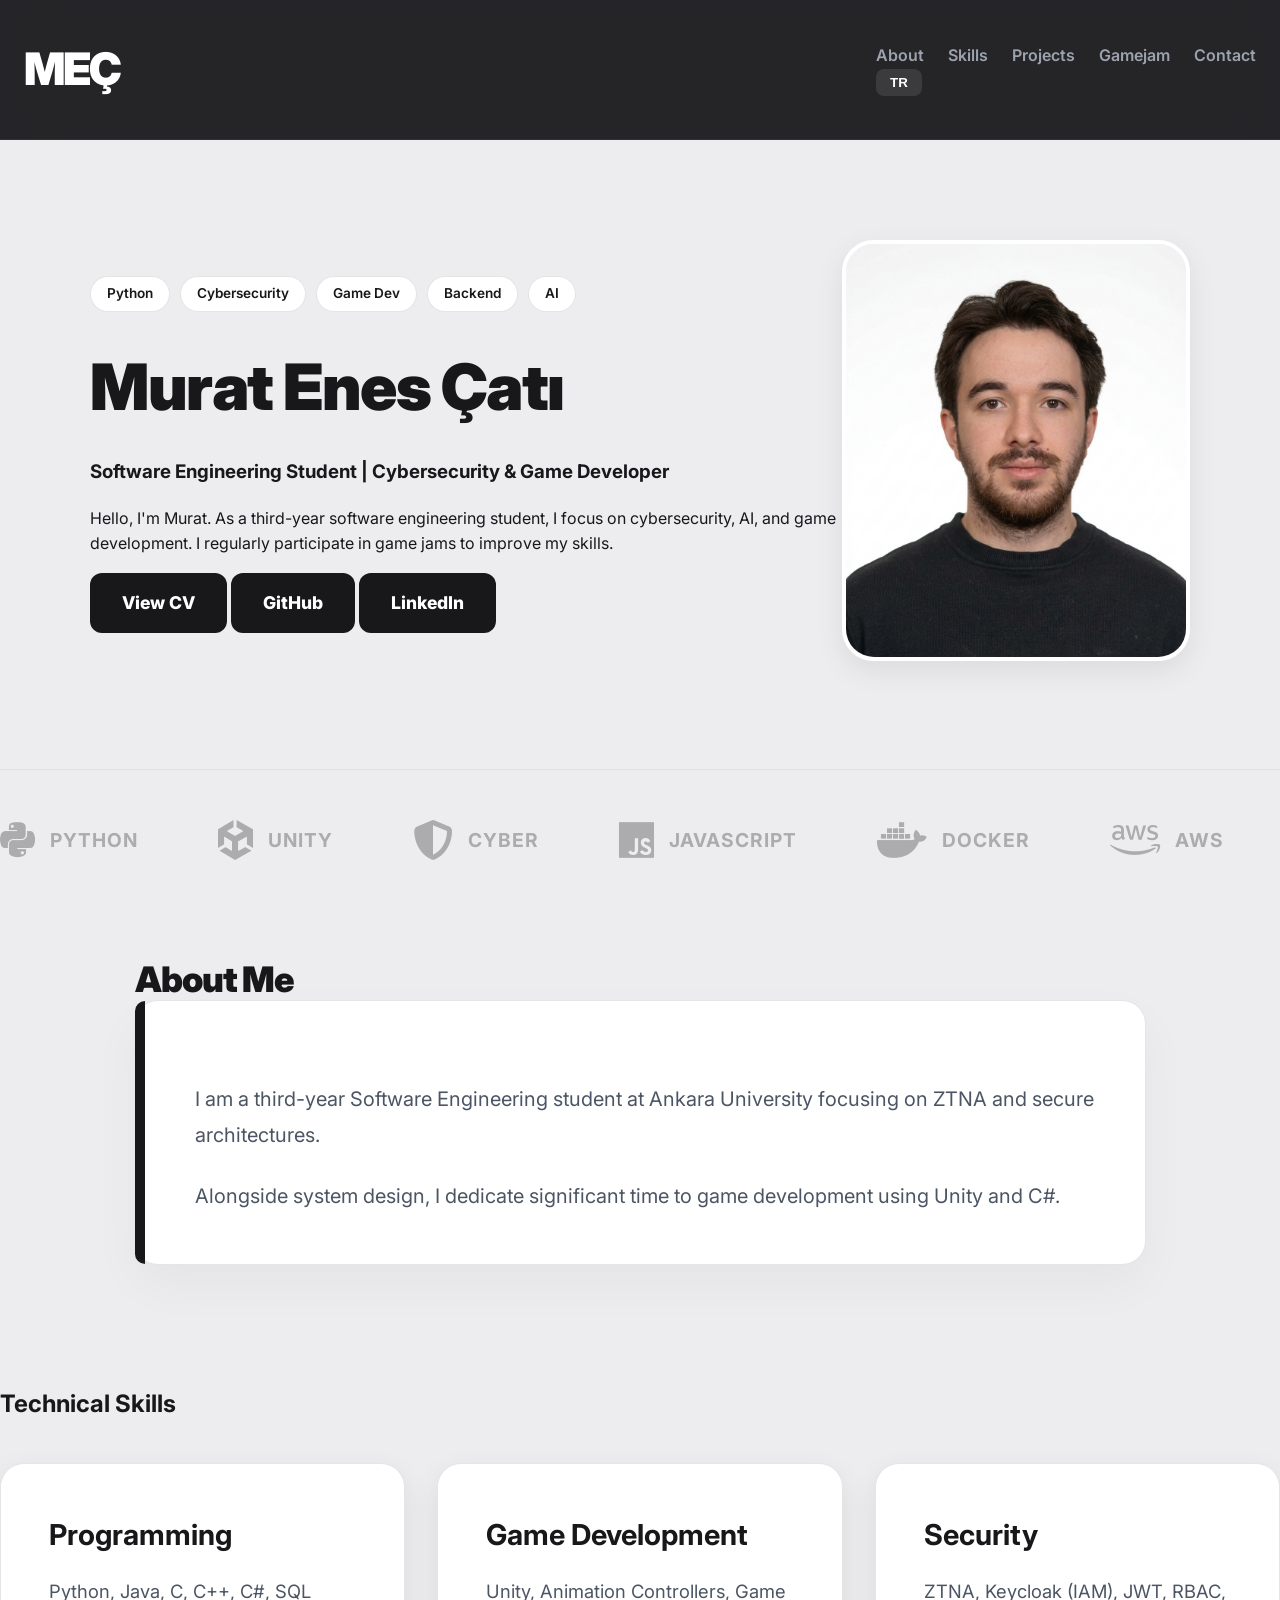
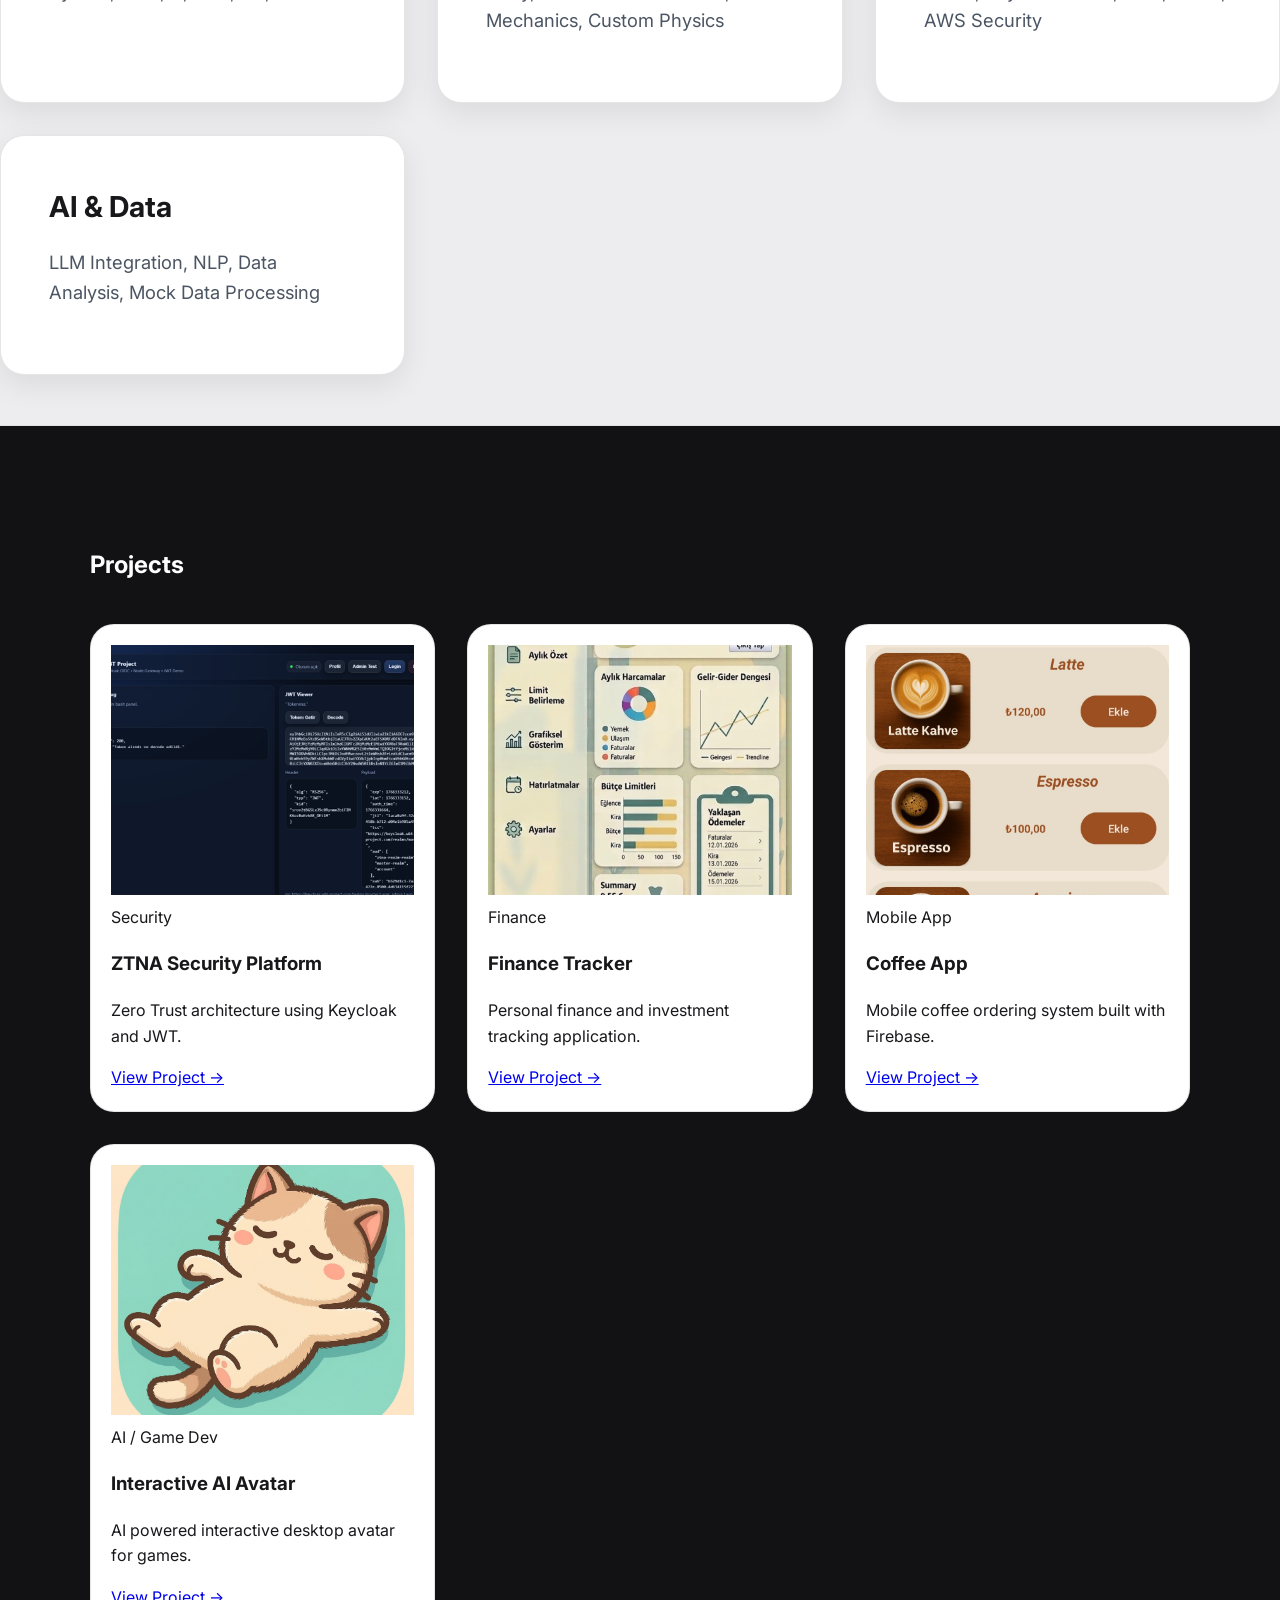
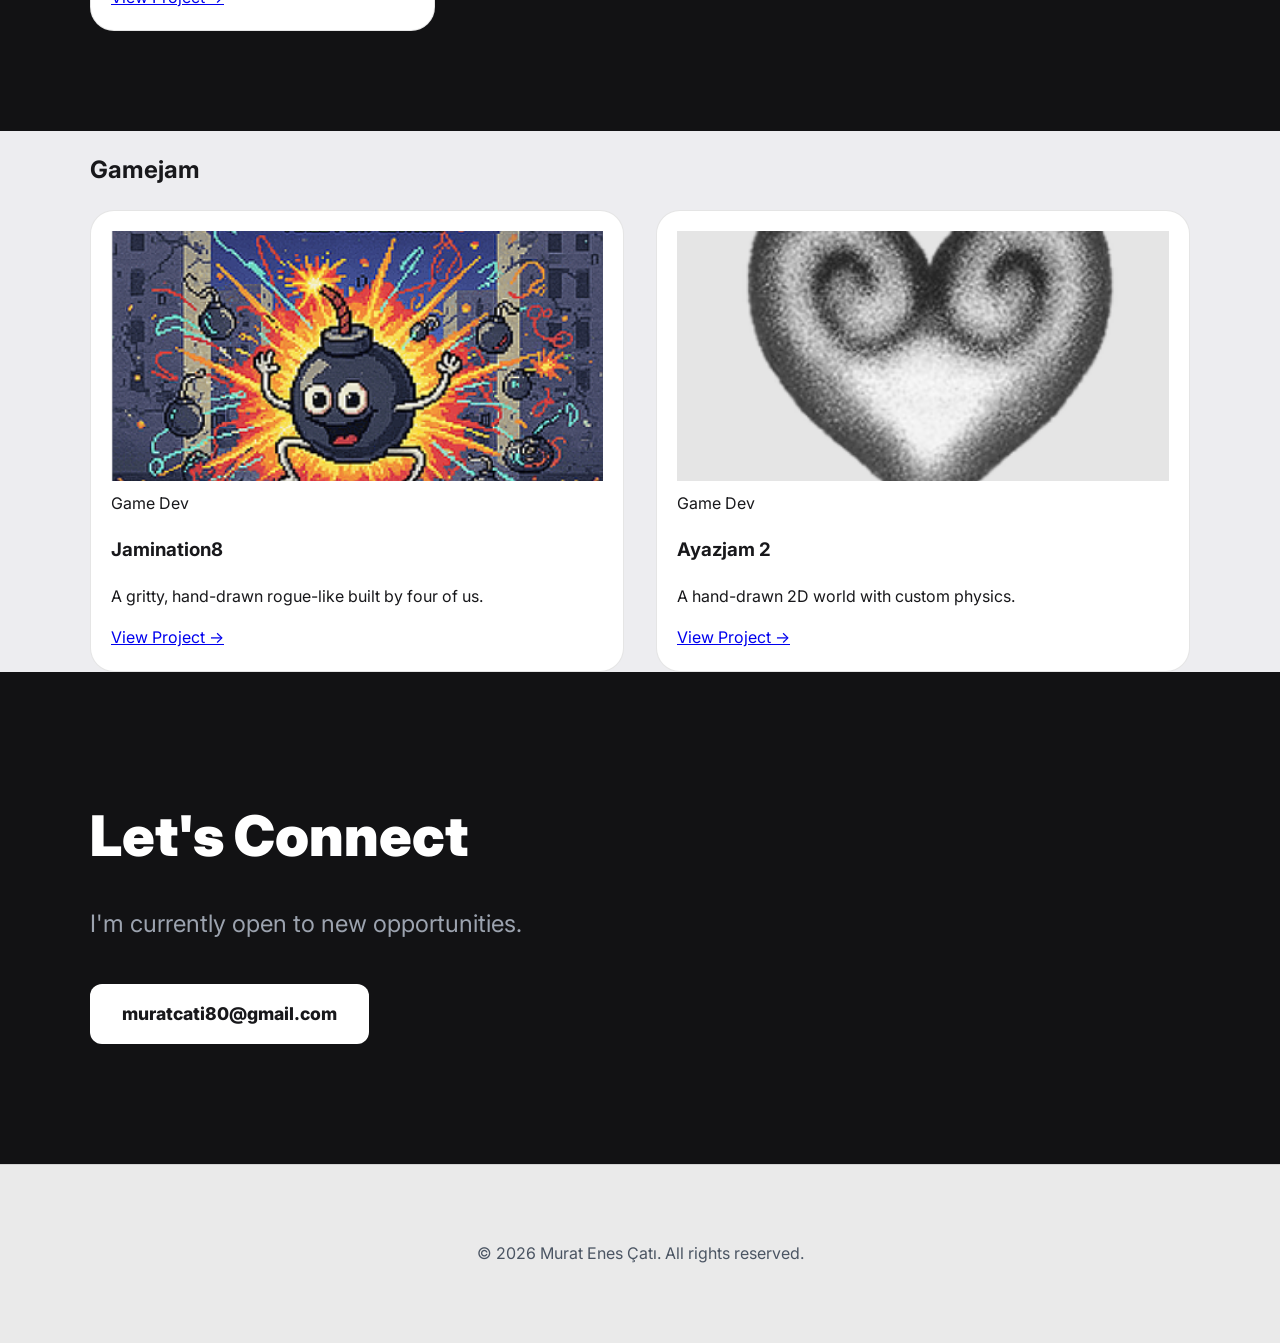
<file: index.html>
<!DOCTYPE html>
<html lang="en">
<head>
<meta charset="UTF-8">
<meta name="viewport" content="width=device-width, initial-scale=1.0">
<title>Murat Enes Çatı | Portfolio</title>
<link rel="stylesheet" href="style.css">
<link rel="stylesheet" href="https://cdnjs.cloudflare.com/ajax/libs/font-awesome/6.4.2/css/all.min.css">
<link href="https://fonts.googleapis.com/css2?family=Inter:wght@400;500;600;800;900&display=swap" rel="stylesheet">
</head>

<body>

<header class="navbar">
  <div class="nav-container">
    <h2><a href="index.html" class="logo-link">MEÇ</a></h2>
    <div class="nav-right">
      <nav>
        <a href="#about" class="lang-text" data-tr="Hakkımda" data-en="About">About</a>
        <a href="#skills" class="lang-text" data-tr="Yetenekler" data-en="Skills">Skills</a>
        <a href="#projects" class="lang-text" data-tr="Projeler" data-en="Projects">Projects</a>
        <a href="#gamejam">Gamejam</a>
        <a href="#contact" class="lang-text" data-tr="İletişim" data-en="Contact">Contact</a>
      </nav>
      <button id="langToggle" class="btn-lang">TR</button>
    </div>
  </div>
</header>

<main>
  
  <div class="container">
    <section class="hero">
      <div class="hero-text">
        <div class="hero-badges">
          <span class="hero-badge">Python</span>
          <span class="hero-badge">Cybersecurity</span>
          <span class="hero-badge">Game Dev</span>
          <span class="hero-badge">Backend</span>
          <span class="hero-badge">AI</span>
        </div>
        
        <h1>Murat Enes Çatı</h1>
        <h3 class="lang-text" data-tr="Yazılım Mühendisliği Öğrencisi | Siber Güvenlik & Oyun Geliştirici" data-en="Software Engineering Student | Cybersecurity & Game Developer">
          Software Engineering Student | Cybersecurity & Game Developer
        </h3>
        
        <p class="lang-text" 
           data-tr="Merhaba, ben Murat. 3. sınıf yazılım mühendisliği öğrencisi olarak güvenli sistem mimarileri, yapay zeka ve oyun geliştirme üzerine odaklanıyorum. Düzenli olarak Gamejam yarışmalarına katılarak stres altında hızlı prototipleme becerilerimi geliştiriyorum." 
           data-en="Hello, I'm Murat. As a third-year software engineering student, I focus on cybersecurity, AI, and game development. I regularly participate in game jams to improve my skills.">
          Hello, I'm Murat. As a third-year software engineering student, I focus on cybersecurity, AI, and game development.
        </p>

        <div class="hero-buttons">
          <a href="CV.pdf" target="_blank" class="btn btn-primary lang-text" data-tr="CV Görüntüle" data-en="View CV">View CV</a>
          <a href="https://github.com/muratenescati" target="_blank" class="btn btn-primary lang-text">GitHub</a>
          <a href="https://linkedin.com/in/murat-enes-çati-3a82211b2" target="_blank" class="btn btn-primary lang-text">LinkedIn</a>
        </div>
      </div>

      <div class="hero-image-wrapper">
        <img src="profile.png" class="profile-photo" alt="Murat Enes Çatı">
      </div>
</div>
    </section>

    <div class="marquee">
  <div class="marquee-content">
    <div class="logo-item"><i class="fab fa-python"></i><span>Python</span></div>
    <div class="logo-item"><i class="fab fa-unity"></i><span>Unity</span></div>
    <div class="logo-item"><i class="fas fa-shield-alt"></i><span>Cyber</span></div>
    <div class="logo-item"><i class="fab fa-js"></i><span>JavaScript</span></div>
    <div class="logo-item"><i class="fab fa-docker"></i><span>Docker</span></div>
    <div class="logo-item"><i class="fab fa-aws"></i><span>AWS</span></div>
    <div class="logo-item"><i class="fab fa-github"></i><span>GitHub</span></div>
    <div class="logo-item"><i class="fas fa-database"></i><span>SQL</span></div>
    <div class="logo-item"><i class="fab fa-python"></i><span>Python</span></div>
    <div class="logo-item"><i class="fab fa-unity"></i><span>Unity</span></div>
    <div class="logo-item"><i class="fas fa-shield-alt"></i><span>Cyber</span></div>
    <div class="logo-item"><i class="fab fa-js"></i><span>JavaScript</span></div>
    <div class="logo-item"><i class="fab fa-docker"></i><span>Docker</span></div>
    <div class="logo-item"><i class="fab fa-aws"></i><span>AWS</span></div>
    <div class="logo-item"><i class="fab fa-github"></i><span>GitHub</span></div>
    <div class="logo-item"><i class="fas fa-database"></i><span>SQL</span></div>
  </div>

    <section id="about" class="about-section container">
  <div class="about-card">
    <h2 class="lang-text about-title" data-tr="Hakkımda" data-en="About Me">About Me</h2>
    
    <div class="about-clean-content">
      <p class="lang-text" 
         data-tr="Ankara Üniversitesinde aktif olarak okuyan 3. sınıf yazılım mühendisliği öğrencisiyim. ZTNA, kimlik doğrulama sistemleri ve API tabanlı mimariler geliştiriyorum." 
         data-en="I am a third-year Software Engineering student at Ankara University focusing on ZTNA and secure architectures.">
        I am a third-year Software Engineering student at Ankara University focusing on ZTNA and secure architectures.
      </p>
      <p class="lang-text" 
         data-tr="Sistem tasarımının yanı sıra hobim olan oyun yapımına da büyük vakit ayırıyorum. Unity ve C# kullanarak interaktif hikaye tabanlı yapay zeka destekli karakterler geliştiriyorum." 
         data-en="Alongside system design, I dedicate significant time to game development using Unity and C#.">
        Alongside system design, I dedicate significant time to game development using Unity and C#.
      </p>
    </div>
  </div>
</section>

    <section id="skills" class="skills-section">
      <div class="section-header">
        <h2 class="lang-text" data-tr="Teknik Yetenekler" data-en="Technical Skills">Technical Skills</h2>
      </div>
      <div class="skills-grid-large">
        <div class="skill-card-big">
          <h3 class="lang-text" data-tr="Programlama" data-en="Programming">Programming</h3>
          <p>Python, Java, C, C++, C#, SQL</p> 
        </div>
        <div class="skill-card-big dance-border">
          <h3 class="lang-text" data-tr="Oyun Geliştirme" data-en="Game Development">Game Development</h3>
          <p>Unity, Animation Controllers, Game Mechanics, Custom Physics</p> 
        </div>
        <div class="skill-card-big">
          <h3 class="lang-text" data-tr="Güvenlik" data-en="Security">Security</h3>
          <p>ZTNA, Keycloak (IAM), JWT, RBAC, AWS Security</p>
        </div>
        <div class="skill-card-big">
          <h3 class="lang-text" data-tr="Yapay Zeka & Veri" data-en="AI & Data">AI & Data</h3>
          <p>LLM Integration, NLP, Data Analysis, Mock Data Processing</p> 
        </div>
      </div>
    </section>
  </div>

  <section id="projects" class="projects-full-dark">
    <div class="container">
      <div class="section-header">
        <h2 class="lang-text" data-tr="Projeler" data-en="Projects">Projects</h2>
      </div>
      <div class="projects">
        <div class="project-card card-ztna">
          <img src="ztna.jpg" class="card-img" alt="ZTNA">
          <div class="project-content">
            <span class="project-tag">Security</span>
            <h3>ZTNA Security Platform</h3>
            <p class="lang-text" data-tr="Keycloak ve JWT kullanılarak geliştirilmiş Sıfır Güven mimarisi." data-en="Zero Trust architecture using Keycloak and JWT.">Zero Trust architecture using Keycloak and JWT. [cite: 34, 37]</p>
            <a href="project.html?project=ztna" class="project-link lang-text" data-tr="Projeyi İncele →" data-en="View Project →">View Project →</a>
          </div>
        </div>
        <div class="project-card card-finance">
          <img src="finance.png" class="card-img" alt="ZTNA">
          <div class="project-content">
            <span class="project-tag">Finance</span>
            <h3>Finance Tracker</h3>
            <p class="lang-text" data-tr="Kişisel finans ve yatırım takip uygulaması." data-en="Personal finance and investment tracking application.">Personal finance and investment tracking application. [cite: 25, 30]</p>
            <a href="project.html?project=finance" class="project-link lang-text" data-tr="Projeyi İncele →" data-en="View Project →">View Project →</a>
          </div>
        </div>
        <div class="project-card card-coffee">
          <img src="coffee.jpg" class="card-img" alt="ZTNA">
          <div class="project-content">
            <span class="project-tag">Mobile App</span>
            <h3>Coffee App</h3>
            <p class="lang-text" data-tr="Firebase backend tabanlı mobil kahve sipariş sistemi." data-en="Mobile coffee ordering system built with Firebase.">Mobile coffee ordering system built with Firebase. [cite: 39, 45]</p>
            <a href="project.html?project=coffee" class="project-link lang-text" data-tr="Projeyi İncele →" data-en="View Project →">View Project →</a>
          </div>
        </div>
        <div class="project-card card-avatar">
          <img src="avatar.png" class="card-img" alt="ZTNA">
          <div class="project-content">
            <span class="project-tag">AI / Game Dev</span>
            <h3>Interactive AI Avatar</h3>
            <p class="lang-text" data-tr="Oyunlar için yapay zeka destekli interaktif masaüstü avatarı." data-en="AI powered interactive desktop avatar for games.">AI powered interactive desktop avatar for games. [cite: 12, 16]</p>
            <a href="project.html?project=avatar" class="project-link lang-text" data-tr="Projeyi İncele →" data-en="View Project →">View Project →</a>
          </div>
        </div>
      </div>
    </div>
  </section>

  <div class="container">
    <section id="gamejam" class="projects-section">
      <div class="section-header">
        <h2>Gamejam</h2>
      </div>
      <div class="projects">
        <div class="project-card card-gamejam">
          <img src="jamination8.png" class="card-img" alt="ZTNA">
          <div class="project-content">
            <span class="project-tag">Game Dev</span>
            <h3>Jamination8</h3>
            <p class="lang-text" data-tr="4 kişi tarafından geliştirilen el çizimi rogue-like oyunu." data-en="A gritty, hand-drawn rogue-like built by four of us.">A gritty, hand-drawn rogue-like built by four of us.</p>
            <a href="project.html?project=jamination8" class="project-link lang-text" data-tr="Projeyi İncele →" data-en="View Project →">View Project →</a>
          </div>
        </div>
        <div class="project-card card-gamejam">
          <img src="ayazjam.png" class="card-img" alt="ZTNA">
          <div class="project-content">
            <span class="project-tag">Game Dev</span>
            <h3>Ayazjam 2</h3>
            <p class="lang-text" data-tr="5 kişilik ekip ile sıfırdan geliştirilen 2D bir dünya." data-en="A hand-drawn 2D world with custom physics.">A hand-drawn 2D world with custom physics.</p>
            <a href="project.html?project=ayazjam2" class="project-link lang-text" data-tr="Projeyi İncele →" data-en="View Project →">View Project →</a>
          </div>
        </div>
      </div>
    </section>
  </div>

  <section id="contact" class="contact-full-dark">
    <div class="container">
      <div class="contact-merged-content">
        <h2 class="lang-text" data-tr="İletişime Geçelim" data-en="Let's Connect">Let's Connect</h2>
        <p class="lang-text" data-tr="Yeni fırsatlara ve ortaklıklara açığım." data-en="I'm currently open to new opportunities.">I'm currently open to new opportunities. </p>
        <a href="mailto:muratcati80@gmail.com" class="btn btn-primary-white">muratcati80@gmail.com</a> 
      </div>
    </div>
  </section>

</main>

<footer>
  <p>© 2026 Murat Enes Çatı. All rights reserved.</p>
</footer>

<script>
  let currentLang = localStorage.getItem('siteLang') || 'en';
  const langToggleBtn = document.getElementById('langToggle');
  const langElements = document.querySelectorAll('.lang-text');

  function updateTexts() {
    langToggleBtn.textContent = currentLang === 'en' ? 'TR' : 'EN';
    langElements.forEach(el => {
      const translation = el.getAttribute(`data-${currentLang}`);
      if(translation) el.textContent = translation;
    });
  }

  langToggleBtn.addEventListener('click', () => {
    currentLang = currentLang === 'en' ? 'tr' : 'en';
    localStorage.setItem('siteLang', currentLang);
    updateTexts();
  });

  updateTexts();
</script>

</body>
</html>
</file>
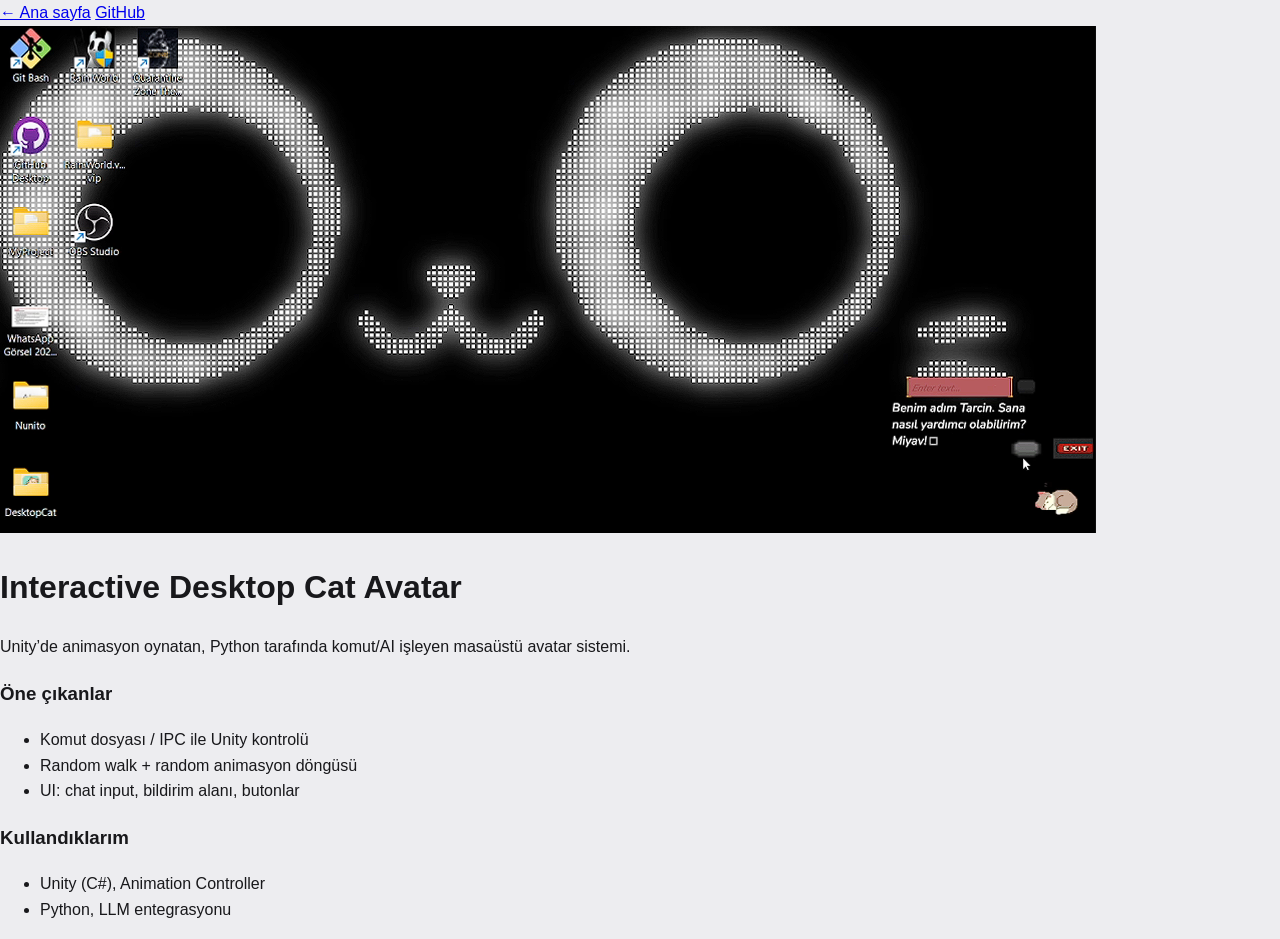
<file: projects/cat-avatar.html>
<!doctype html>
<html lang="tr">
<head>
  <meta charset="utf-8" />
  <meta name="viewport" content="width=device-width, initial-scale=1" />
  <title>Desktop Cat Avatar | Murat Enes Çatı</title>
  <link rel="stylesheet" href="../styles.css" />
</head>
<body>
  <div class="page">
    <div class="topnav">
      <a class="back" href="../index.html">← Ana sayfa</a>
      <a class="back" href="https://github.com/USERNAME/REPO2" target="_blank" rel="noreferrer">GitHub</a>
    </div>

    <div class="heroimg">
      <img src="../assets/p2.jpg" alt="Desktop Cat Avatar" />
    </div>

    <div class="content">
      <h1>Interactive Desktop Cat Avatar</h1>
      <p>Unity’de animasyon oynatan, Python tarafında komut/AI işleyen masaüstü avatar sistemi.</p>

      <div class="hr"></div>

      <h3>Öne çıkanlar</h3>
      <ul class="list">
        <li>Komut dosyası / IPC ile Unity kontrolü</li>
        <li>Random walk + random animasyon döngüsü</li>
        <li>UI: chat input, bildirim alanı, butonlar</li>
      </ul>

      <div class="hr"></div>

      <h3>Kullandıklarım</h3>
      <ul class="list">
        <li>Unity (C#), Animation Controller</li>
        <li>Python, LLM entegrasyonu</li>
      </ul>
    </div>
  </div>
</body>
</html>
</file>
<file: style.css>
:root {
  --bg-color: #EAEAEA; 
  --surface-color: rgba(255, 255, 255, 0.9);
  --bg-dark: #1A1A1D; /* Siyah bölümler için */
  --text-main: #18181B;
  --text-muted: #4B5563;
  --text-light: #F3F4F6;
  --primary: #18181B;
  --radius-lg: 24px;
  --shadow-md: 0 10px 30px rgba(0, 0, 0, 0.08);
  --border: 1px solid rgba(0, 0, 0, 0.1);
}

body {
  font-family: 'Inter', sans-serif;
  margin: 0;
  background-color: #ededf0 !important; /* Çok hafif, kirli beyaz/gri arası bir ton */
  color: #18181b;
  line-height: 1.6;
}

/* Siyah bölümlerin (Projeler, Contact) rengini de biraz yumuşatalım */
.projects-full-dark, .contact-full-dark {
  background-color: #121214 !important; /* Tam siyah değil, çok koyu füme */
}

.container { max-width: 1100px; margin: 0 auto; padding: 0 24px; }

/* NAVBAR */
.navbar {
  position: sticky; top: 0; z-index: 1000;
  background: rgba(15, 15, 18, 0.9);
  backdrop-filter: blur(20px); -webkit-backdrop-filter: blur(20px);
  border-bottom: 1px solid rgba(255,255,255,0.05);
}
.nav-container { display: flex; justify-content: space-between; align-items: center; padding: 14px 24px; }
.logo-link {
  font-size: 2.8rem !important; font-weight: 900 !important; color: white !important; 
  text-decoration: none; letter-spacing: -2px;
}
.navbar nav a { color: #9CA3AF; text-decoration: none; font-weight: 600; margin-left: 20px; transition: 0.3s; }
.navbar nav a:hover { color: white; }
.btn-lang { background: rgba(255,255,255,0.1); color: white; border: none; padding: 6px 14px; border-radius: 8px; cursor: pointer; font-weight: 700; margin-left: 20px; }

/* HERO */
.hero { display: flex; align-items: center; justify-content: space-between; padding: 100px 0; }
.hero-badges { display: flex; flex-wrap: wrap; gap: 10px; margin-bottom: 24px; }
.hero-badge { 
  background: white; padding: 6px 16px; border-radius: 99px; font-weight: 600; 
  border: var(--border); font-size: 0.85rem;
}

.hero h1 { font-size: 4rem; font-weight: 900; margin: 0; letter-spacing: -1.5px; }
.profile-photo { width: 340px; border-radius: 32px; box-shadow: var(--shadow-md); border: 4px solid white; }

/* ABOUT - TEMİZ GÖRÜNÜM */
.about-section { padding: 80px 0; }
.about-clean-content p { font-size: 1.25rem; color: var(--text-muted); line-height: 1.8; margin-bottom: 24px; max-width: 900px; }

/* SKILLS - BÜYÜTÜLMÜŞ */
.skills-grid-large { 
  display: grid; 
  grid-template-columns: repeat(auto-fit, minmax(400px, 1fr)); 
  gap: 32px; 
  margin-top: 40px; 
}
.skill-card-big {
  background: white;
  padding: 48px;
  border-radius: var(--radius-lg);
  border: var(--border);
  box-shadow: var(--shadow-md);
  transition: transform 0.3s;
}
.skill-card-big:hover { transform: translateY(-10px); }
.skill-card-big h3 { font-size: 1.8rem; margin: 0 0 16px 0; color: var(--primary); }
.skill-card-big p { font-size: 1.15rem; color: var(--text-muted); }

/* PROJECT FULL DARK SECTION */
.projects-full-dark {
  background: var(--bg-dark);
  color: white;
  padding: 100px 0;
}
.projects-full-dark h2 { color: white; margin-bottom: 40px; }

.projects { 
  display: grid;
   grid-template-columns: repeat(auto-fit, minmax(320px, 1fr));
    gap: 32px;
   }
.project-card { 
  background: white; 
  padding: 40px;
  border-radius: var(--radius-lg); 
  
  /* DEĞİŞİKLİK 1: Yönü dikey yapıyoruz */
  display: flex;
  flex-direction: column; 
  
  /* Yazıları alta itmek için align-items: flex-end yerine 
     içerideki boşlukları kullanmak daha sağlıklıdır */
  justify-content: space-between; 

  min-height: 400px; /* Resim geleceği için biraz artırabilirsin */
  border: var(--border); 
  transition: 0.4s; 
  color: var(--text-main);
  text-decoration: none; 
  overflow: hidden; /* Resim köşelerden taşmasın diye */
}

/* YENİ KURAL: Resmin devleşmesini engelleyen kısım */
.project-card img {
  width: 100%;       /* Kartın genişliği kadar ol */
  height: 250px;     /* Sabit bir yükseklik ver (opsiyonel) */
  object-fit: cover; /* Resmi yamultmadan kutuya sığdır (Altın kural!) */
  border-radius: var(--radius-md); /* Resmin köşelerini de yumuşatalım */
  margin-bottom: 10px; /* Yazıyla arasına mesafe koy */
}
.project-card:hover { transform: translateY(-12px); box-shadow: 0 25px 50px rgba(0,0,0,0.3); }

/* CONTACT FULL DARK SECTION - ARKA PLAN YAYILDI */
.contact-full-dark {
  background: var(--bg-dark);
  color: white;
  padding: 120px 0;
  text-align: left;
}
.contact-merged-content h2 { font-size: 3.5rem; margin: 0 0 20px 0; font-weight: 900; }
.contact-merged-content p { font-size: 1.5rem; color: #9CA3AF; margin-bottom: 40px; }

/* BUTONLAR */
.btn { padding: 16px 32px; border-radius: 12px; font-weight: 800; text-decoration: none; transition: 0.3s; display: inline-block; font-size: 1.1rem; }
.btn-primary { background: #18181B; color: white; }
.btn-primary-white { background: white; color: #18181B; }
.btn-primary-white:hover { background: #E5E7EB; transform: scale(1.05); }
.btn-outline { border: var(--border); color: #18181B; }

/* Genel Buton Hover Durumu */
.btn:hover {
    /* Yatay, Dikey, Yayılma, Boyut, Renk (Siyah %15 opaklık) */
    box-shadow: 0 8px 20px rgba(0, 0, 0, 0.15); 
    transform: translateY(-2px); /* Çok hafif yukarı kalkma efekti (isteğe bağlı) */
}

/* PROJECT DETAIL EKSİKLERİ */
.detail-page { padding: 60px 0; }
.detail-image { 
  max-width: 700px; width: 100%; height: auto; border-radius: 24px; display: block; 
  margin: 0 auto 40px; box-shadow: var(--shadow-md); border: var(--border); 
}
.detail-card-merged { background: white; padding: 50px; border-radius: 30px; border-left: 12px solid #18181B; }

/* TEKNOLOJİ TAGLERİ - AYRILDI */
.tags-fixed { display: flex; flex-wrap: wrap; gap: 12px; margin-top: 20px; }
.tag-fixed { 
  background: #18181B; color: white; padding: 10px 20px; 
  border-radius: 99px; font-size: 0.95rem; font-weight: 600; display: inline-block; 
}

footer { text-align: center; padding: 60px 0; background: var(--bg-color); color: var(--text-muted); border-top: var(--border); }

@media (max-width: 900px) {
  .hero { flex-direction: column-reverse; text-align: center; gap: 40px; }
  .profile-photo { width: 280px; }
  .skills-grid-large { grid-template-columns: 1fr; }
  .contact-merged-content h2 { font-size: 2.5rem; }
}

/* Kartın içindeki fotoğrafı küçük ve düzenli tutan kod */
.card-thumb {
  width: 100%;
  height: 140px; /* İstediğin "küçük" boyut için yüksekliği buradan ayarlayabilirsin */
  object-fit: cover; /* Fotoğrafı kutuya sığdırır, yamultmaz */
  border-radius: 12px; /* Köşeleri yuvarlar */
  margin-bottom: 12px; /* Yazılarla arasını açar */
  border: 1px solid rgba(0,0,0,0.05); /* Çok hafif bir çerçeve */
}

/* Kartın içeriğinin yukarı doğru hizalanmasını sağlamak için (eğer gerekirse) */
.project-card {
  align-items: flex-start !important; /* İçeriği en üste çeker */
  padding: 20px !important;
}
.marquee {
  width: 100%;
  overflow: hidden;
  padding: 50px 0;
  background: transparent;
  border-top: 1px solid rgba(0,0,0,0.05); /* Üstte çok ince bir çizgi */
  border-bottom: 1px solid rgba(0,0,0,0.05); /* Altta çok ince bir çizgi */
}

.marquee-content {
  display: flex;
  animation: scroll 35s linear infinite; /* Daha yavaş ve elit bir akış */
}

.logo-item {
  display: flex;
  align-items: center;
  gap: 15px;
  margin-right: 80px; /* Logolar arası mesafe */
  color: var(--text-main);
  opacity: 0.3; /* Varsayılan olarak sönük durur */
  transition: 0.3s;
  filter: grayscale(100%); /* Renkleri tamamen gri yapar */
}

/* Hover yapınca parlaması (Etkileşim katar) */
.logo-item:hover {
  opacity: 1;
  filter: grayscale(0%);
  transform: scale(1.1);
}

.logo-item i {
  font-size: 2.5rem; /* İkon boyutu */
}

.logo-item span {
  font-size: 1.2rem;
  font-weight: 700;
  text-transform: uppercase;
  letter-spacing: 1px;
}

@keyframes scroll {
  from { transform: translateX(0); }
  to { transform: translateX(-50%); }
}
/* Section Genel Boşluğu */
.about-section {
  padding: 100px 0;
}

.about-card {
  background: white;
  padding: 60px 50px 50px 60px; /* İçerik için nefes alma alanı */
  border-radius: var(--radius-lg);
  border: var(--border);
  box-shadow: 0 20px 50px rgba(0, 0, 0, 0.04);
  max-width: 900px;
  margin: 40px auto 0; /* Üstte başlık için yer bıraktık */
  position: relative;
}

/* Sol Kenardaki Vurgu Çizgisi */
.about-card::before {
  content: "";
  position: absolute;
  left: 0;
  top: 0;
  height: 100%;
  width: 10px;
  background: var(--primary); /* Siyah vurgu */
  border-radius: var(--radius-lg) 0 0 var(--radius-lg);
}

/* İŞTE KRİTİK HİZALAMA: Başlık */
.about-title {
  position: absolute;
  top: -50px; /* Kutunun üstüne çıkarır */
  left: 0;    /* Kutunun sol kenarıyla (çizgiyle) eşitler */
  margin: 0;
  font-size: 2.2rem;
  font-weight: 900;
  letter-spacing: -1px;
  color: var(--text-main);
}

/* Metinlerin Düzeni */
.about-clean-content p {
  font-size: 1.25rem;
  line-height: 1.8;
  color: var(--text-muted);
  margin-bottom: 25px;
}

.about-clean-content p:last-child {
  margin-bottom: 0;
}
</file>
<file: styles.css>
:root {
  --bg-color: #EAEAEA; 
  --surface-color: rgba(255, 255, 255, 0.9);
  --bg-dark: #1A1A1D; /* Siyah bölümler için */
  --text-main: #18181B;
  --text-muted: #4B5563;
  --text-light: #F3F4F6;
  --primary: #18181B;
  --radius-lg: 24px;
  --shadow-md: 0 10px 30px rgba(0, 0, 0, 0.08);
  --border: 1px solid rgba(0, 0, 0, 0.1);
}

body {
  font-family: 'Inter', sans-serif;
  margin: 0;
  background-color: #ededf0 !important; /* Çok hafif, kirli beyaz/gri arası bir ton */
  color: #18181b;
  line-height: 1.6;
}

/* Siyah bölümlerin (Projeler, Contact) rengini de biraz yumuşatalım */
.projects-full-dark, .contact-full-dark {
  background-color: #121214 !important; /* Tam siyah değil, çok koyu füme */
}

.container { max-width: 1100px; margin: 0 auto; padding: 0 24px; }

/* NAVBAR */
.navbar {
  position: sticky; top: 0; z-index: 1000;
  background: rgba(15, 15, 18, 0.9);
  backdrop-filter: blur(20px); -webkit-backdrop-filter: blur(20px);
  border-bottom: 1px solid rgba(255,255,255,0.05);
}
.nav-container { display: flex; justify-content: space-between; align-items: center; padding: 14px 24px; }
.logo-link {
  font-size: 2.8rem !important; font-weight: 900 !important; color: white !important; 
  text-decoration: none; letter-spacing: -2px;
}
.navbar nav a { color: #9CA3AF; text-decoration: none; font-weight: 600; margin-left: 20px; transition: 0.3s; }
.navbar nav a:hover { color: white; }
.btn-lang { background: rgba(255,255,255,0.1); color: white; border: none; padding: 6px 14px; border-radius: 8px; cursor: pointer; font-weight: 700; margin-left: 20px; }

/* HERO */
.hero { display: flex; align-items: center; justify-content: space-between; padding: 100px 0; }
.hero-badges { display: flex; flex-wrap: wrap; gap: 10px; margin-bottom: 24px; }
.hero-badge { 
  background: white; padding: 6px 16px; border-radius: 99px; font-weight: 600; 
  border: var(--border); font-size: 0.85rem;
}

.hero h1 { font-size: 4rem; font-weight: 900; margin: 0; letter-spacing: -1.5px; }
.profile-photo { width: 340px; border-radius: 32px; box-shadow: var(--shadow-md); border: 4px solid white; }

/* ABOUT - TEMİZ GÖRÜNÜM */
.about-section { padding: 80px 0; }
.about-clean-content p { font-size: 1.25rem; color: var(--text-muted); line-height: 1.8; margin-bottom: 24px; max-width: 900px; }

/* SKILLS - BÜYÜTÜLMÜŞ */
.skills-grid-large { 
  display: grid; 
  grid-template-columns: repeat(auto-fit, minmax(400px, 1fr)); 
  gap: 32px; 
  margin-top: 40px; 
}
.skill-card-big {
  background: white;
  padding: 48px;
  border-radius: var(--radius-lg);
  border: var(--border);
  box-shadow: var(--shadow-md);
  transition: transform 0.3s;
}
.skill-card-big:hover { transform: translateY(-10px); }
.skill-card-big h3 { font-size: 1.8rem; margin: 0 0 16px 0; color: var(--primary); }
.skill-card-big p { font-size: 1.15rem; color: var(--text-muted); }

/* PROJECT FULL DARK SECTION */
.projects-full-dark {
  background: var(--bg-dark);
  color: white;
  padding: 100px 0;
}
.projects-full-dark h2 { color: white; margin-bottom: 40px; }

.projects { 
  display: grid;
   grid-template-columns: repeat(auto-fit, minmax(320px, 1fr));
    gap: 32px;
   }
.project-card { 
  background: white; 
  padding: 40px;
  border-radius: var(--radius-lg); 
  
  /* DEĞİŞİKLİK 1: Yönü dikey yapıyoruz */
  display: flex;
  flex-direction: column; 
  
  /* Yazıları alta itmek için align-items: flex-end yerine 
     içerideki boşlukları kullanmak daha sağlıklıdır */
  justify-content: space-between; 

  min-height: 400px; /* Resim geleceği için biraz artırabilirsin */
  border: var(--border); 
  transition: 0.4s; 
  color: var(--text-main);
  text-decoration: none; 
  overflow: hidden; /* Resim köşelerden taşmasın diye */
}

/* YENİ KURAL: Resmin devleşmesini engelleyen kısım */
.project-card img {
  width: 100%;       /* Kartın genişliği kadar ol */
  height: 250px;     /* Sabit bir yükseklik ver (opsiyonel) */
  object-fit: cover; /* Resmi yamultmadan kutuya sığdır (Altın kural!) */
  border-radius: var(--radius-md); /* Resmin köşelerini de yumuşatalım */
  margin-bottom: 10px; /* Yazıyla arasına mesafe koy */
}
.project-card:hover { transform: translateY(-12px); box-shadow: 0 25px 50px rgba(0,0,0,0.3); }

/* CONTACT FULL DARK SECTION - ARKA PLAN YAYILDI */
.contact-full-dark {
  background: var(--bg-dark);
  color: white;
  padding: 120px 0;
  text-align: left;
}
.contact-merged-content h2 { font-size: 3.5rem; margin: 0 0 20px 0; font-weight: 900; }
.contact-merged-content p { font-size: 1.5rem; color: #9CA3AF; margin-bottom: 40px; }

/* BUTONLAR */
.btn { padding: 16px 32px; border-radius: 12px; font-weight: 800; text-decoration: none; transition: 0.3s; display: inline-block; font-size: 1.1rem; }
.btn-primary { background: #18181B; color: white; }
.btn-primary-white { background: white; color: #18181B; }
.btn-primary-white:hover { background: #E5E7EB; transform: scale(1.05); }
.btn-outline { border: var(--border); color: #18181B; }

/* Genel Buton Hover Durumu */
.btn:hover {
    /* Yatay, Dikey, Yayılma, Boyut, Renk (Siyah %15 opaklık) */
    box-shadow: 0 8px 20px rgba(0, 0, 0, 0.15); 
    transform: translateY(-2px); /* Çok hafif yukarı kalkma efekti (isteğe bağlı) */
}

/* PROJECT DETAIL EKSİKLERİ */
.detail-page { padding: 60px 0; }
.detail-image { 
  max-width: 700px; width: 100%; height: auto; border-radius: 24px; display: block; 
  margin: 0 auto 40px; box-shadow: var(--shadow-md); border: var(--border); 
}
.detail-card-merged { background: white; padding: 50px; border-radius: 30px; border-left: 12px solid #18181B; }

/* TEKNOLOJİ TAGLERİ - AYRILDI */
.tags-fixed { display: flex; flex-wrap: wrap; gap: 12px; margin-top: 20px; }
.tag-fixed { 
  background: #18181B; color: white; padding: 10px 20px; 
  border-radius: 99px; font-size: 0.95rem; font-weight: 600; display: inline-block; 
}

footer { text-align: center; padding: 60px 0; background: var(--bg-color); color: var(--text-muted); border-top: var(--border); }

@media (max-width: 900px) {
  .hero { flex-direction: column-reverse; text-align: center; gap: 40px; }
  .profile-photo { width: 280px; }
  .skills-grid-large { grid-template-columns: 1fr; }
  .contact-merged-content h2 { font-size: 2.5rem; }
}

/* Kartın içindeki fotoğrafı küçük ve düzenli tutan kod */
.card-thumb {
  width: 100%;
  height: 140px; /* İstediğin "küçük" boyut için yüksekliği buradan ayarlayabilirsin */
  object-fit: cover; /* Fotoğrafı kutuya sığdırır, yamultmaz */
  border-radius: 12px; /* Köşeleri yuvarlar */
  margin-bottom: 12px; /* Yazılarla arasını açar */
  border: 1px solid rgba(0,0,0,0.05); /* Çok hafif bir çerçeve */
}

/* Kartın içeriğinin yukarı doğru hizalanmasını sağlamak için (eğer gerekirse) */
.project-card {
  align-items: flex-start !important; /* İçeriği en üste çeker */
  padding: 20px !important;
}
.marquee {
  width: 100%;
  overflow: hidden;
  padding: 50px 0;
  background: transparent;
  border-top: 1px solid rgba(0,0,0,0.05); /* Üstte çok ince bir çizgi */
  border-bottom: 1px solid rgba(0,0,0,0.05); /* Altta çok ince bir çizgi */
}

.marquee-content {
  display: flex;
  animation: scroll 35s linear infinite; /* Daha yavaş ve elit bir akış */
}

.logo-item {
  display: flex;
  align-items: center;
  gap: 15px;
  margin-right: 80px; /* Logolar arası mesafe */
  color: var(--text-main);
  opacity: 0.3; /* Varsayılan olarak sönük durur */
  transition: 0.3s;
  filter: grayscale(100%); /* Renkleri tamamen gri yapar */
}

/* Hover yapınca parlaması (Etkileşim katar) */
.logo-item:hover {
  opacity: 1;
  filter: grayscale(0%);
  transform: scale(1.1);
}

.logo-item i {
  font-size: 2.5rem; /* İkon boyutu */
}

.logo-item span {
  font-size: 1.2rem;
  font-weight: 700;
  text-transform: uppercase;
  letter-spacing: 1px;
}

@keyframes scroll {
  from { transform: translateX(0); }
  to { transform: translateX(-50%); }
}
/* Section Genel Boşluğu */
.about-section {
  padding: 100px 0;
}

.about-card {
  background: white;
  padding: 60px 50px 50px 60px; /* İçerik için nefes alma alanı */
  border-radius: var(--radius-lg);
  border: var(--border);
  box-shadow: 0 20px 50px rgba(0, 0, 0, 0.04);
  max-width: 900px;
  margin: 40px auto 0; /* Üstte başlık için yer bıraktık */
  position: relative;
}

/* Sol Kenardaki Vurgu Çizgisi */
.about-card::before {
  content: "";
  position: absolute;
  left: 0;
  top: 0;
  height: 100%;
  width: 10px;
  background: var(--primary); /* Siyah vurgu */
  border-radius: var(--radius-lg) 0 0 var(--radius-lg);
}

/* İŞTE KRİTİK HİZALAMA: Başlık */
.about-title {
  position: absolute;
  top: -50px; /* Kutunun üstüne çıkarır */
  left: 0;    /* Kutunun sol kenarıyla (çizgiyle) eşitler */
  margin: 0;
  font-size: 2.2rem;
  font-weight: 900;
  letter-spacing: -1px;
  color: var(--text-main);
}

/* Metinlerin Düzeni */
.about-clean-content p {
  font-size: 1.25rem;
  line-height: 1.8;
  color: var(--text-muted);
  margin-bottom: 25px;
}

.about-clean-content p:last-child {
  margin-bottom: 0;
}
</file>
